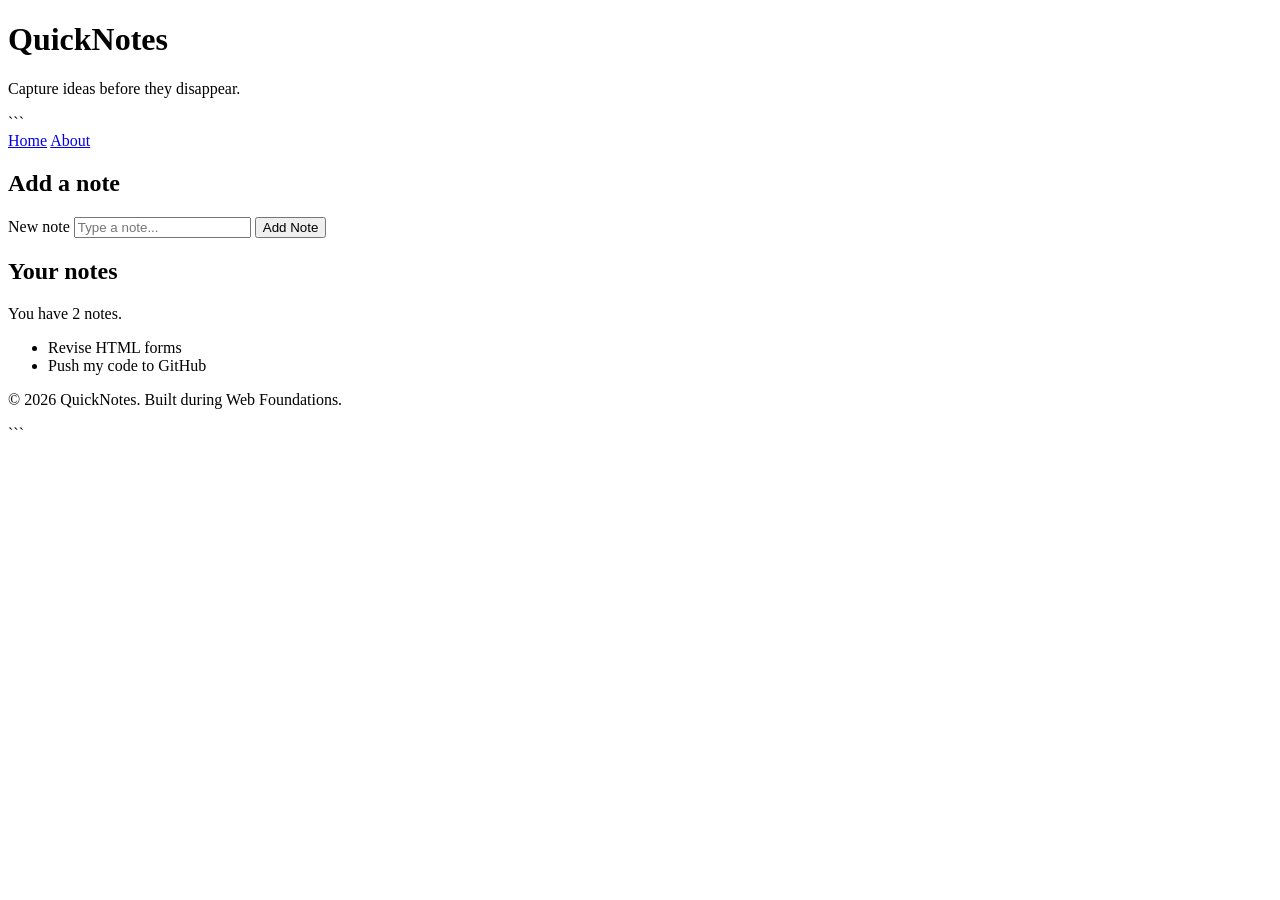
<file: day1/index.html>
<!DOCTYPE html>

<html lang="en">

<head>
    <meta charset="UTF-8">
    <meta name="viewport" content="width=device-width, initial-scale=1.0">
    <title>QuickNotes</title>
</head>

<body>
    <header>
        <h1>QuickNotes</h1>
        <p>Capture ideas before they disappear.</p>

        ```
        <nav>
            <a href="index.html">Home</a>
            <a href="about.html">About</a>
        </nav>
    </header>

    <main>
        <section>
            <h2>Add a note</h2>

            <form id="note-form">
                <label for="note-input">New note</label>
                <input type="text" id="note-input" placeholder="Type a note...">
                <button type="submit">Add Note</button>
            </form>
        </section>

        <section>
            <h2>Your notes</h2>

            <p id="note-count">You have 2 notes.</p>

            <ul id="notes-list">
                <li>Revise HTML forms</li>
                <li>Push my code to GitHub</li>
            </ul>
        </section>
    </main>

    <footer>
        <p>&copy; 2026 QuickNotes. Built during Web Foundations.</p>
    </footer>
    ```

</body>

</html>
</file>
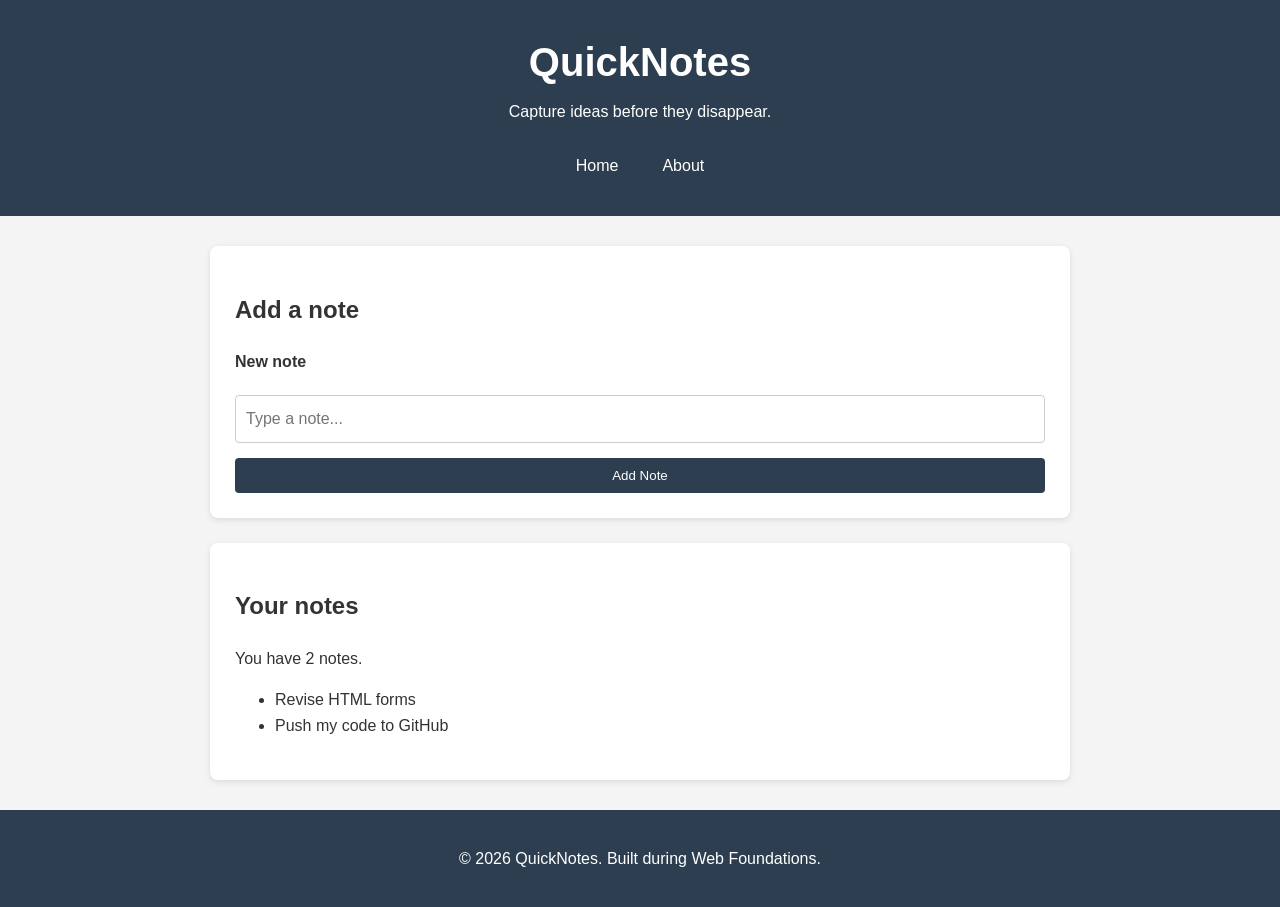
<file: day2/index.html>
<!DOCTYPE html>

<html lang="en">

<head>
    <meta charset="UTF-8">
    <meta name="viewport" content="width=device-width, initial-scale=1.0">
    <title>QuickNotes</title>
    <link rel="stylesheet" href="style.css">
</head>

<body>
    <header>
        <h1>QuickNotes</h1>
        <p>Capture ideas before they disappear.</p>

        
        <nav>
            <a href="index.html">Home</a>
            <a href="about.html">About</a>
        </nav>
    </header>

    <main>
        <section>
            <h2>Add a note</h2>

            <form id="note-form">
                <label for="note-input">New note</label>
                <input type="text" id="note-input" placeholder="Type a note...">
                <button type="submit">Add Note</button>
            </form>
        </section>

        <section>
            <h2>Your notes</h2>

            <p id="note-count">You have 2 notes.</p>

            <ul id="notes-list">
                <li>Revise HTML forms</li>
                <li>Push my code to GitHub</li>
            </ul>
        </section>
    </main>

    <footer>
        <p>&copy; 2026 QuickNotes. Built during Web Foundations.</p>
    </footer>
    

</body>

</html>
</file>
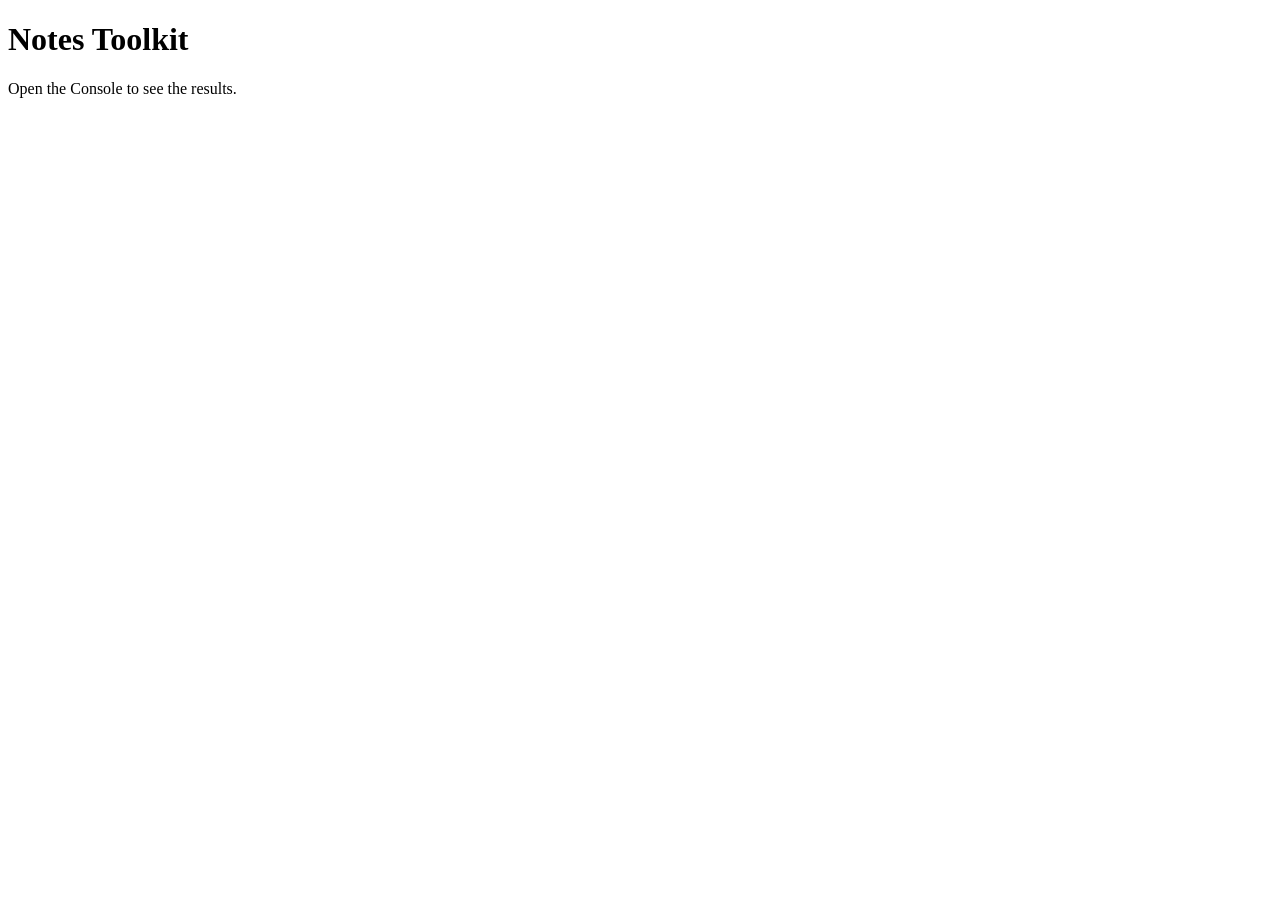
<file: day3/index.html>
<!DOCTYPE html>
<html lang="en">
<head>
    <meta charset="UTF-8">
    <meta name="viewport" content="width=device-width, initial-scale=1.0">
    <title>Notes Toolkit</title>
    <script src="script.js" defer></script>
</head>
<body>
    <h1>Notes Toolkit</h1>
    <p>Open the Console to see the results.</p>
</body>
</html>
</file>
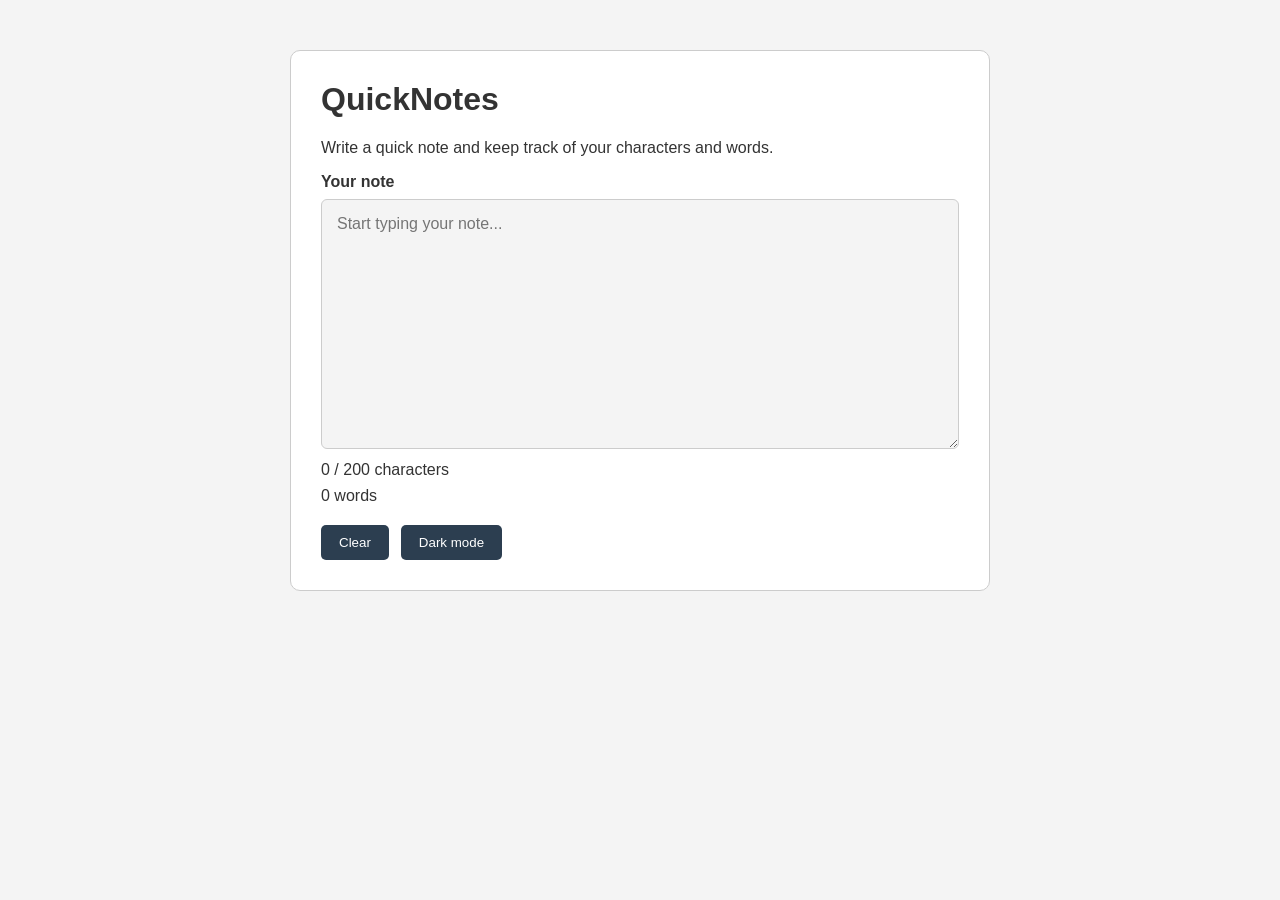
<file: day4/index.html>
<!DOCTYPE html>

<html lang="en">

<head>
    <meta charset="UTF-8">
    <meta name="viewport" content="width=device-width, initial-scale=1.0">
    <title>QuickNotes - Day 4</title>
    <link rel="stylesheet" href="style.css">
    <script src="script.js" defer></script>
</head>

<body>
    <main>
        <h1>QuickNotes</h1>
        <p>Write a quick note and keep track of your characters and words.</p>


        <label for="note-text">Your note</label>
        <textarea id="note-text" placeholder="Start typing your note..."></textarea>

        <p id="char-count" aria-live="polite">0 / 200 characters</p>
        <p id="word-count" aria-live="polite">0 words</p>

        <div class="actions">
            <button id="clear-btn" type="button">Clear</button>
            <button id="theme-toggle" type="button">Dark mode</button>
        </div>
    </main>


</body>

</html>
</file>
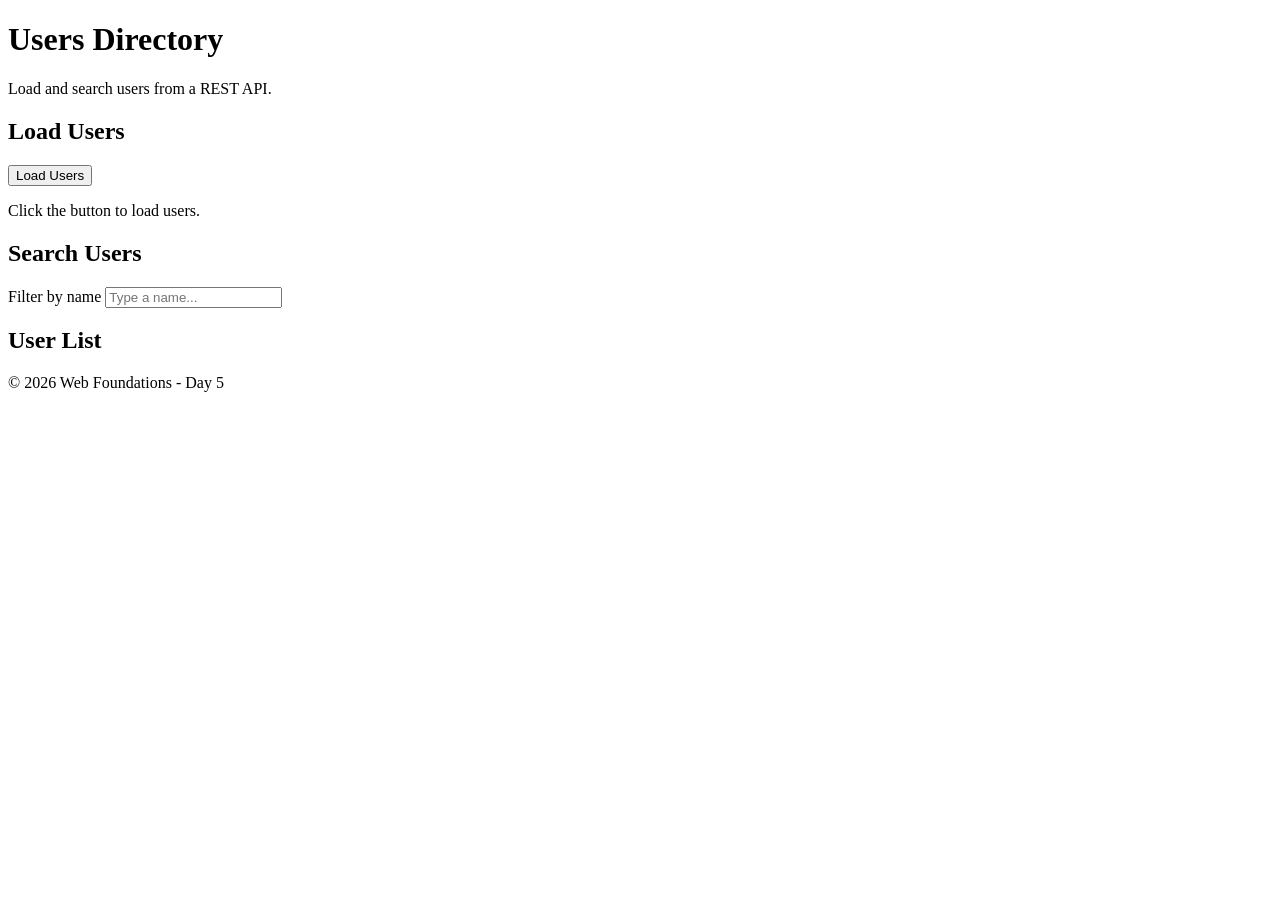
<file: day5/index.html>
<!DOCTYPE html>
<html lang="en">

<head>
    <meta charset="UTF-8">
    <meta name="viewport" content="width=device-width, initial-scale=1.0">
    <title>Day 5 - Users</title>
    <script src="users.js" defer></script>
</head>

<body>
    <header>
        <h1>Users Directory</h1>
        <p>Load and search users from a REST API.</p>
    </header>

    <main>
        <section>
            <h2>Load Users</h2>

            <button id="load-users" type="button">Load Users</button>

            <p id="status" aria-live="polite">Click the button to load users.</p>
        </section>

        <section>
            <h2>Search Users</h2>

            <label for="filter-input">Filter by name</label>
            <input
                type="search"
                id="filter-input"
                placeholder="Type a name..."
            >
        </section>

        <section>
            <h2>User List</h2>

            <ul id="users-list"></ul>
        </section>
    </main>

    <footer>
        <p>&copy; 2026 Web Foundations - Day 5</p>
    </footer>
</body>

</html>
</file>
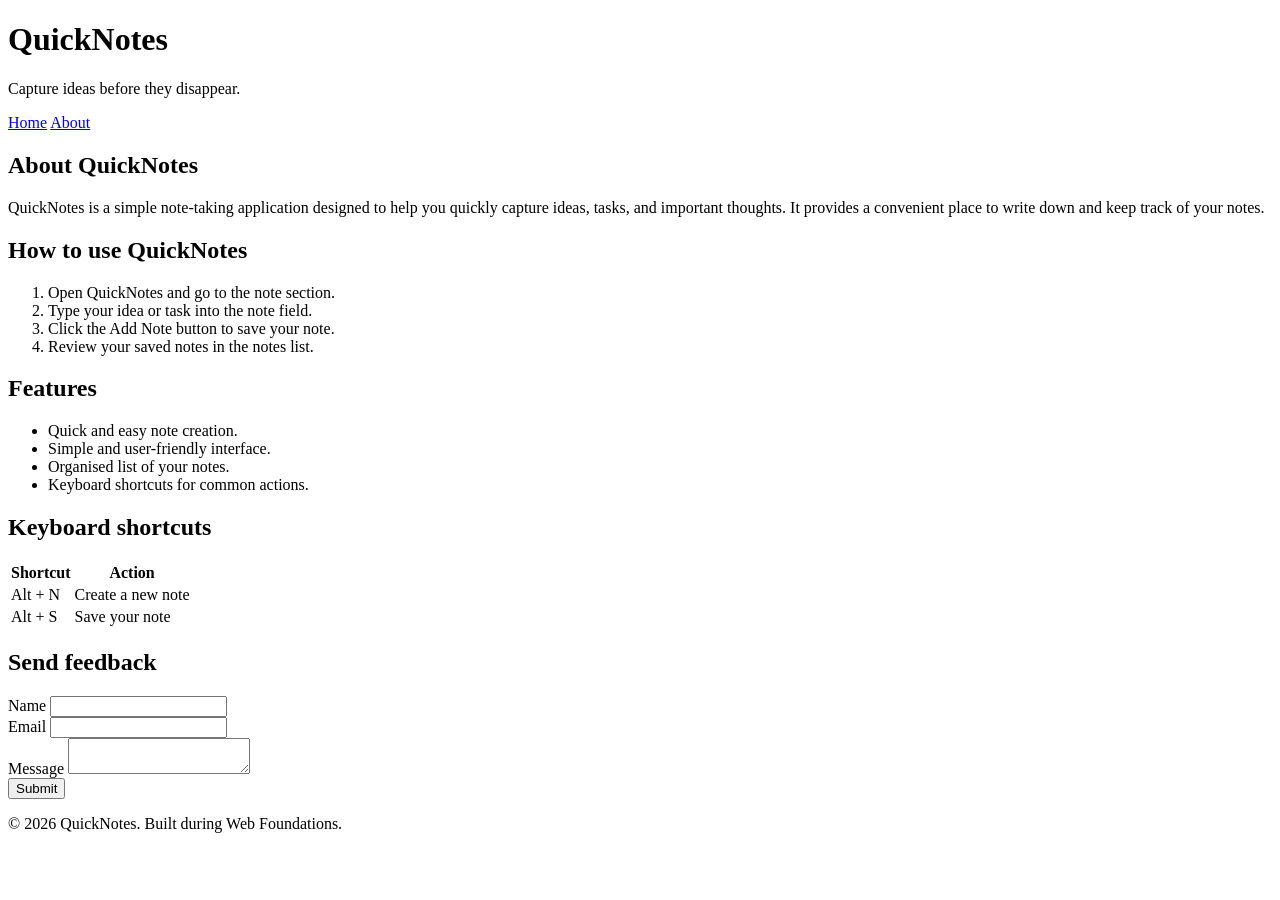
<file: day1/about.html>
<!DOCTYPE html>

<html lang="en">

<head>
    <meta charset="UTF-8">
    <meta name="viewport" content="width=device-width, initial-scale=1.0">
    <title>About QuickNotes</title>
</head>

<body>
    <header>
        <h1>QuickNotes</h1>
        <p>Capture ideas before they disappear.</p>

        <nav>
            <a href="index.html">Home</a>
            <a href="about.html">About</a>
        </nav>
    </header>

    <main>
        <h2>About QuickNotes</h2>

        <p>
            QuickNotes is a simple note-taking application designed to help you
            quickly capture ideas, tasks, and important thoughts. It provides a
            convenient place to write down and keep track of your notes.
        </p>

        <section>
            <h2>How to use QuickNotes</h2>

            <ol>
                <li>Open QuickNotes and go to the note section.</li>
                <li>Type your idea or task into the note field.</li>
                <li>Click the Add Note button to save your note.</li>
                <li>Review your saved notes in the notes list.</li>
            </ol>
        </section>

        <section>
            <h2>Features</h2>

            <ul>
                <li>Quick and easy note creation.</li>
                <li>Simple and user-friendly interface.</li>
                <li>Organised list of your notes.</li>
                <li>Keyboard shortcuts for common actions.</li>
            </ul>
        </section>

        <section>
            <h2>Keyboard shortcuts</h2>

            <table>
                <thead>
                    <tr>
                        <th>Shortcut</th>
                        <th>Action</th>
                    </tr>
                </thead>

                <tbody>
                    <tr>
                        <td>Alt + N</td>
                        <td>Create a new note</td>
                    </tr>
                    <tr>
                        <td>Alt + S</td>
                        <td>Save your note</td>
                    </tr>
                </tbody>
            </table>
        </section>

        <section>
            <h2>Send feedback</h2>

            <form>
                <div>
                    <label for="name">Name</label>
                    <input type="text" id="name" name="name" required>
                </div>

                <div>
                    <label for="email">Email</label>
                    <input type="email" id="email" name="email" required>
                </div>

                <div>
                    <label for="message">Message</label>
                    <textarea id="message" name="message" required></textarea>
                </div>

                <button type="submit">Submit</button>
            </form>
        </section>
    </main>

    <footer>
        <p>&copy; 2026 QuickNotes. Built during Web Foundations.</p>
    </footer>

</body>

</html>
</file>
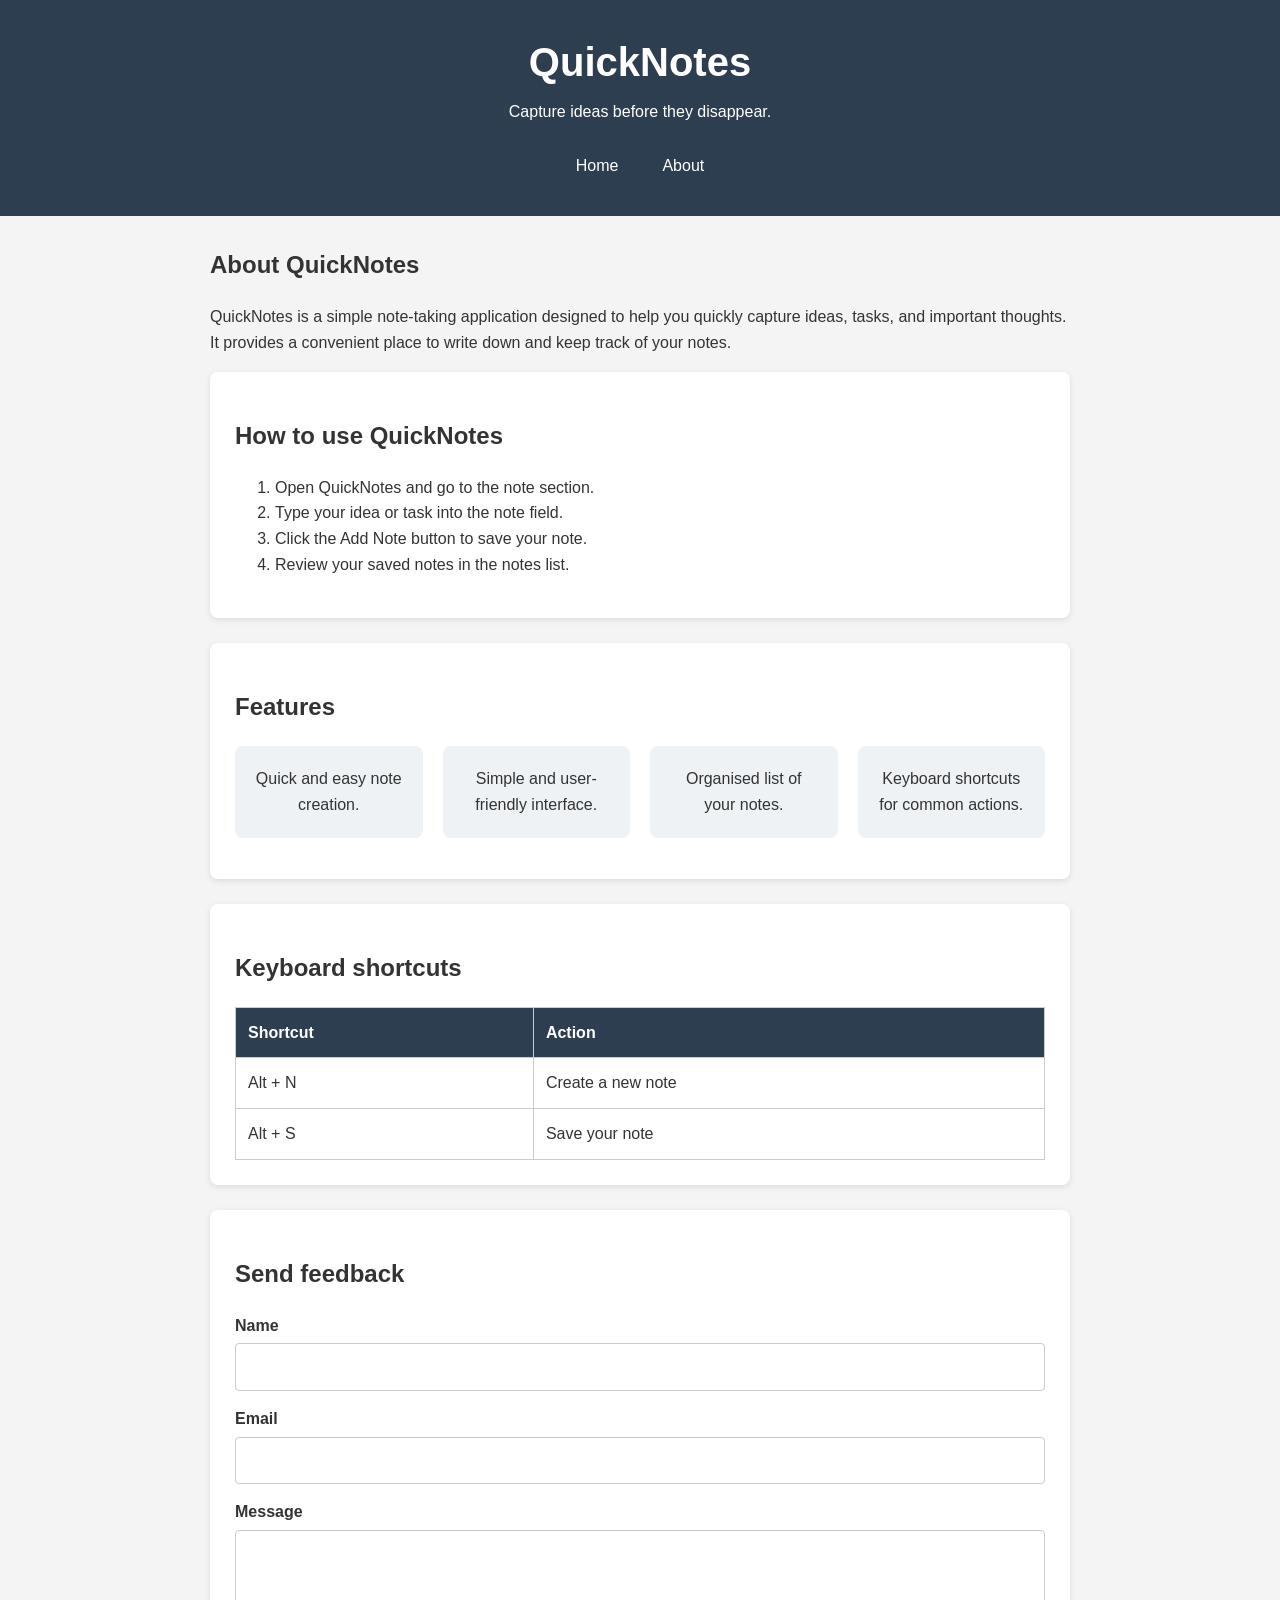
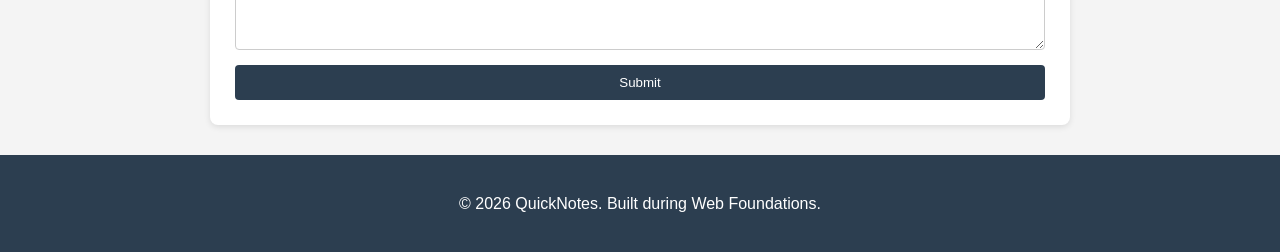
<file: day2/about.html>
<!DOCTYPE html>

<html lang="en">

<head>
    <meta charset="UTF-8">
    <meta name="viewport" content="width=device-width, initial-scale=1.0">
    <title>About QuickNotes</title>
    <link rel="stylesheet" href="style.css">
</head>

<body>
    <header>
        <h1>QuickNotes</h1>
        <p>Capture ideas before they disappear.</p>

    
        <nav>
            <a href="index.html">Home</a>
            <a href="about.html">About</a>
        </nav>
    </header>

    <main>
        <h2>About QuickNotes</h2>

        <p>
            QuickNotes is a simple note-taking application designed to help you
            quickly capture ideas, tasks, and important thoughts. It provides a
            convenient place to write down and keep track of your notes.
        </p>

        <section>
            <h2>How to use QuickNotes</h2>

            <ol>
                <li>Open QuickNotes and go to the note section.</li>
                <li>Type your idea or task into the note field.</li>
                <li>Click the Add Note button to save your note.</li>
                <li>Review your saved notes in the notes list.</li>
            </ol>
        </section>

        <section>
            <h2>Features</h2>

            <ul class="features">
                <li>Quick and easy note creation.</li>
                <li>Simple and user-friendly interface.</li>
                <li>Organised list of your notes.</li>
                <li>Keyboard shortcuts for common actions.</li>
            </ul>
        </section>

        <section>
            <h2>Keyboard shortcuts</h2>

            <table>
                <thead>
                    <tr>
                        <th>Shortcut</th>
                        <th>Action</th>
                    </tr>
                </thead>

                <tbody>
                    <tr>
                        <td>Alt + N</td>
                        <td>Create a new note</td>
                    </tr>
                    <tr>
                        <td>Alt + S</td>
                        <td>Save your note</td>
                    </tr>
                </tbody>
            </table>
        </section>

        <section>
            <h2>Send feedback</h2>

            <form>
                <div>
                    <label for="name">Name</label>
                    <input type="text" id="name" name="name" required>
                </div>

                <div>
                    <label for="email">Email</label>
                    <input type="email" id="email" name="email" required>
                </div>

                <div>
                    <label for="message">Message</label>
                    <textarea id="message" name="message" required></textarea>
                </div>

                <button type="submit">Submit</button>
            </form>
        </section>
    </main>

    <footer>
        <p>&copy; 2026 QuickNotes. Built during Web Foundations.</p>
    </footer>
    

</body>

</html>
</file>
<file: day2/style.css>
/* Box-sizing reset */

* {
  box-sizing: border-box;
  }

/* Base styles */
body {
margin: 0;
font-family: Arial, sans-serif;
line-height: 1.6;
background-color: #f4f4f4;
color: #333;
}

/* Header */
header {
background-color: #2c3e50;
color: white;
text-align: center;
padding: 30px 20px;
}

header h1 {
margin: 0;
font-size: 2.5rem;
}

header p {
margin: 5px 0 20px;
}

/* Navigation */
nav {
display: flex;
justify-content: center;
align-items: center;
gap: 16px;
}

nav a {
color: white;
text-decoration: none;
padding: 8px 14px;
border-radius: 4px;
transition: background-color 0.3s ease, color 0.3s ease;
}

nav a:hover {
background-color: white;
color: #2c3e50;
}

/* Main content */
main {
max-width: 900px;
margin: 30px auto;
padding: 0 20px;
}

/* Sections */
section {
background-color: white;
padding: 25px;
margin-bottom: 25px;
border-radius: 8px;
box-shadow: 0 2px 6px rgba(0, 0, 0, 0.1);
}

/* Features grid */
.features {
display: grid;
grid-template-columns: repeat(auto-fit, minmax(180px, 1fr));
gap: 20px;
padding: 0;
list-style: none;
}

.features li {
background-color: #eef2f5;
padding: 20px;
border-radius: 8px;
text-align: center;
}

/* Forms */
form {
display: flex;
flex-direction: column;
gap: 15px;
}

form div {
display: flex;
flex-direction: column;
}

label {
margin-bottom: 5px;
font-weight: bold;
}

input,
textarea {
width: 100%;
padding: 10px;
border: 1px solid #ccc;
border-radius: 4px;
font: inherit;
}

textarea {
min-height: 120px;
resize: vertical;
}

/* Buttons */
button {
padding: 10px 18px;
border: none;
border-radius: 4px;
background-color: #2c3e50;
color: white;
cursor: pointer;
transition: background-color 0.3s ease, transform 0.2s ease;
}

button:hover {
background-color: #1a252f;
transform: translateY(-2px);
}

/* Keyboard shortcuts table */
table {
width: 100%;
border-collapse: collapse;
}

th,
td {
border: 1px solid #ccc;
padding: 12px;
text-align: left;
}

th {
background-color: #2c3e50;
color: white;
}

/* Footer */
footer {
text-align: center;
background-color: #2c3e50;
color: white;
padding: 20px;
margin-top: 30px;
}

/* Small screens */
@media (max-width: 600px) {
header {
padding: 20px 10px;
}


header h1 {
    font-size: 2rem;
}

main {
    margin: 20px auto;
    padding: 0 10px;
}

nav {
    gap: 10px;
}
}
</file>
<file: day4/style.css>
:root {
--background-color: #f4f4f4;
--text-color: #333333;
--card-color: #ffffff;
--border-color: #cccccc;
--button-color: #2c3e50;
--button-text: #ffffff;
--warning-color: #e67e22;
--over-color: #e74c3c;
}

body.dark {
--background-color: #1e1e1e;
--text-color: #f5f5f5;
--card-color: #2c2c2c;
--border-color: #555555;
--button-color: #4a6fa5;
--button-text: #ffffff;
--warning-color: #f39c12;
--over-color: #ff6b6b;
}

* {
  box-sizing: border-box;
  }

body {
margin: 0;
font-family: Arial, sans-serif;
background-color: var(--background-color);
color: var(--text-color);
transition: background-color 0.3s ease, color 0.3s ease;
}

main {
max-width: 700px;
margin: 50px auto;
padding: 30px;
background-color: var(--card-color);
border: 1px solid var(--border-color);
border-radius: 10px;
}

h1 {
margin-top: 0;
}

label {
display: block;
margin-bottom: 8px;
font-weight: bold;
}

textarea {
width: 100%;
min-height: 250px;
padding: 15px;
border: 1px solid var(--border-color);
border-radius: 6px;
background-color: var(--background-color);
color: var(--text-color);
font: inherit;
resize: vertical;
}

#char-count,
#word-count {
margin: 8px 0;
}

.warning {
color: var(--warning-color);
}

.over {
color: var(--over-color);
font-weight: bold;
}

.actions {
display: flex;
gap: 12px;
margin-top: 20px;
}

button {
padding: 10px 18px;
border: none;
border-radius: 5px;
background-color: var(--button-color);
color: var(--button-text);
cursor: pointer;
transition: opacity 0.3s ease, transform 0.2s ease;
}

button:hover {
opacity: 0.85;
transform: translateY(-1px);
}

@media (max-width: 600px) {
main {
margin: 20px 10px;
padding: 20px;
}


.actions {
    flex-direction: column;
}

button {
    width: 100%;
}


}
</file>
